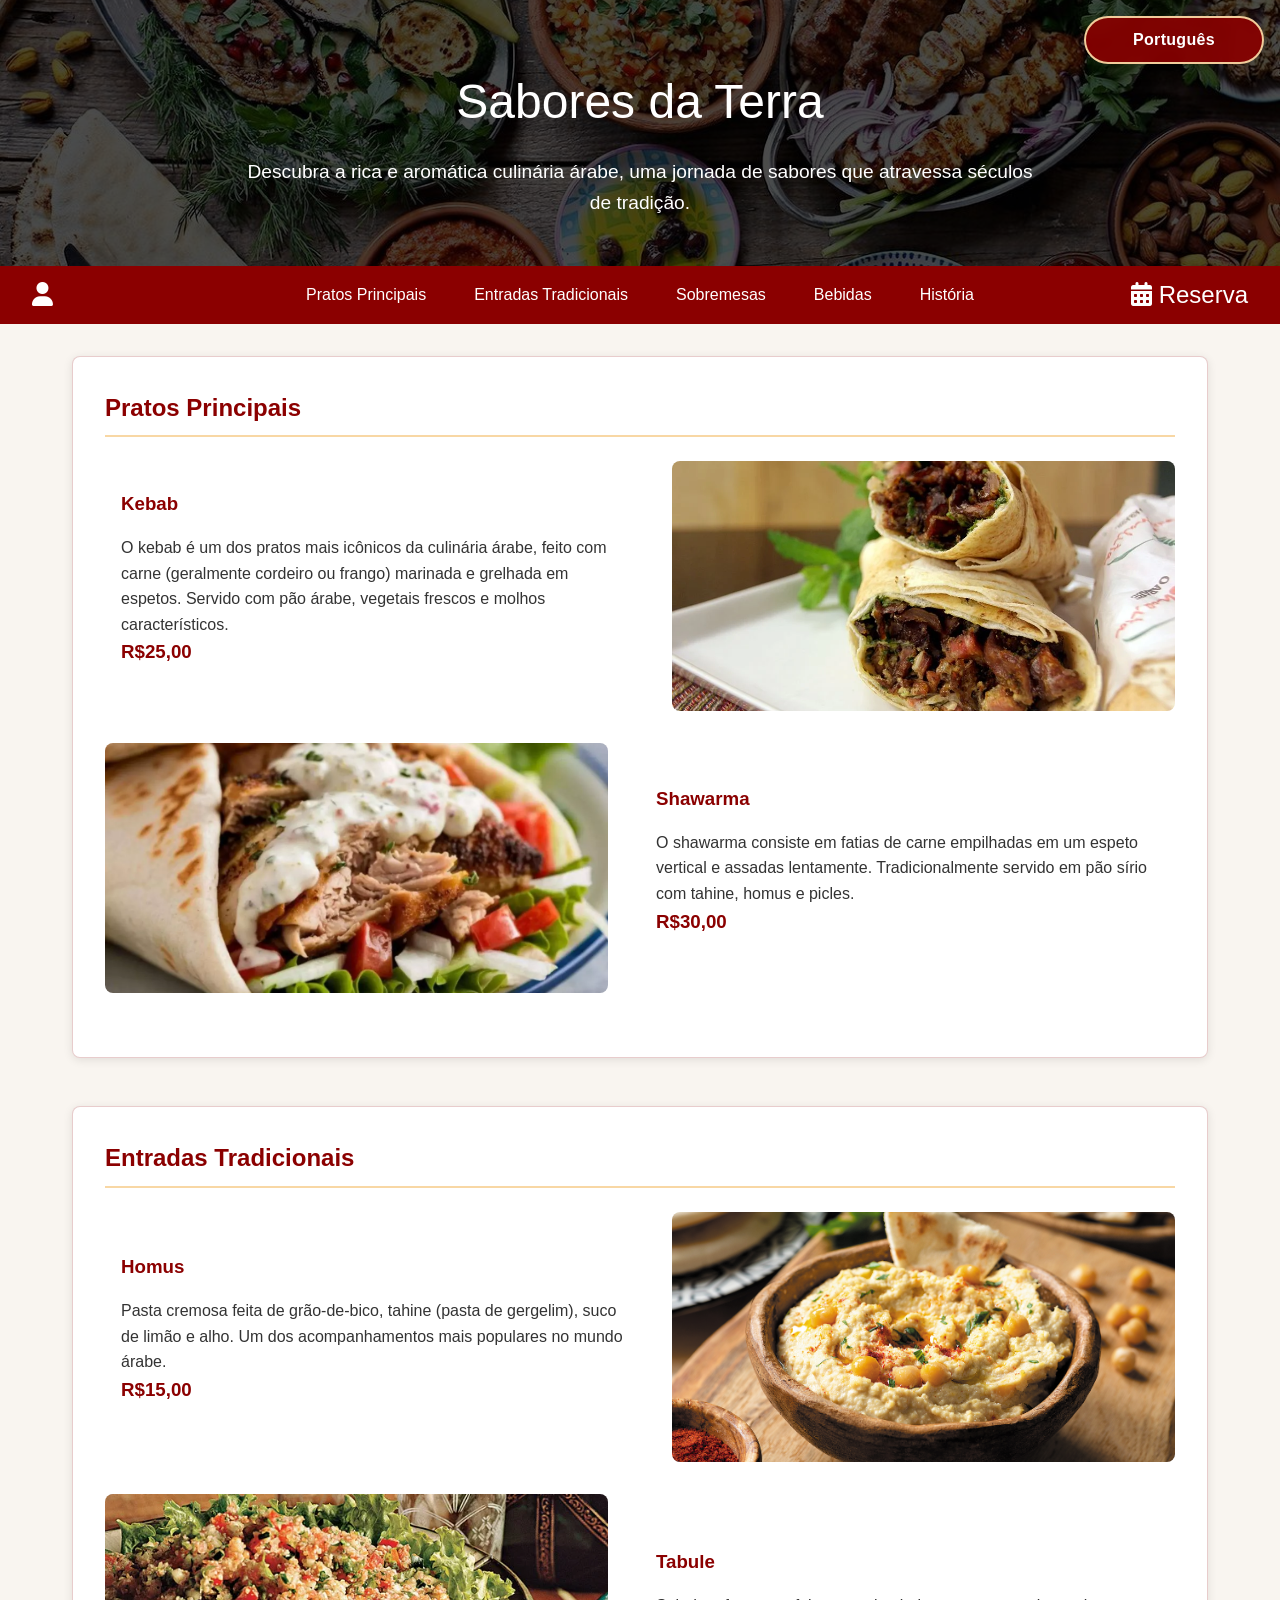
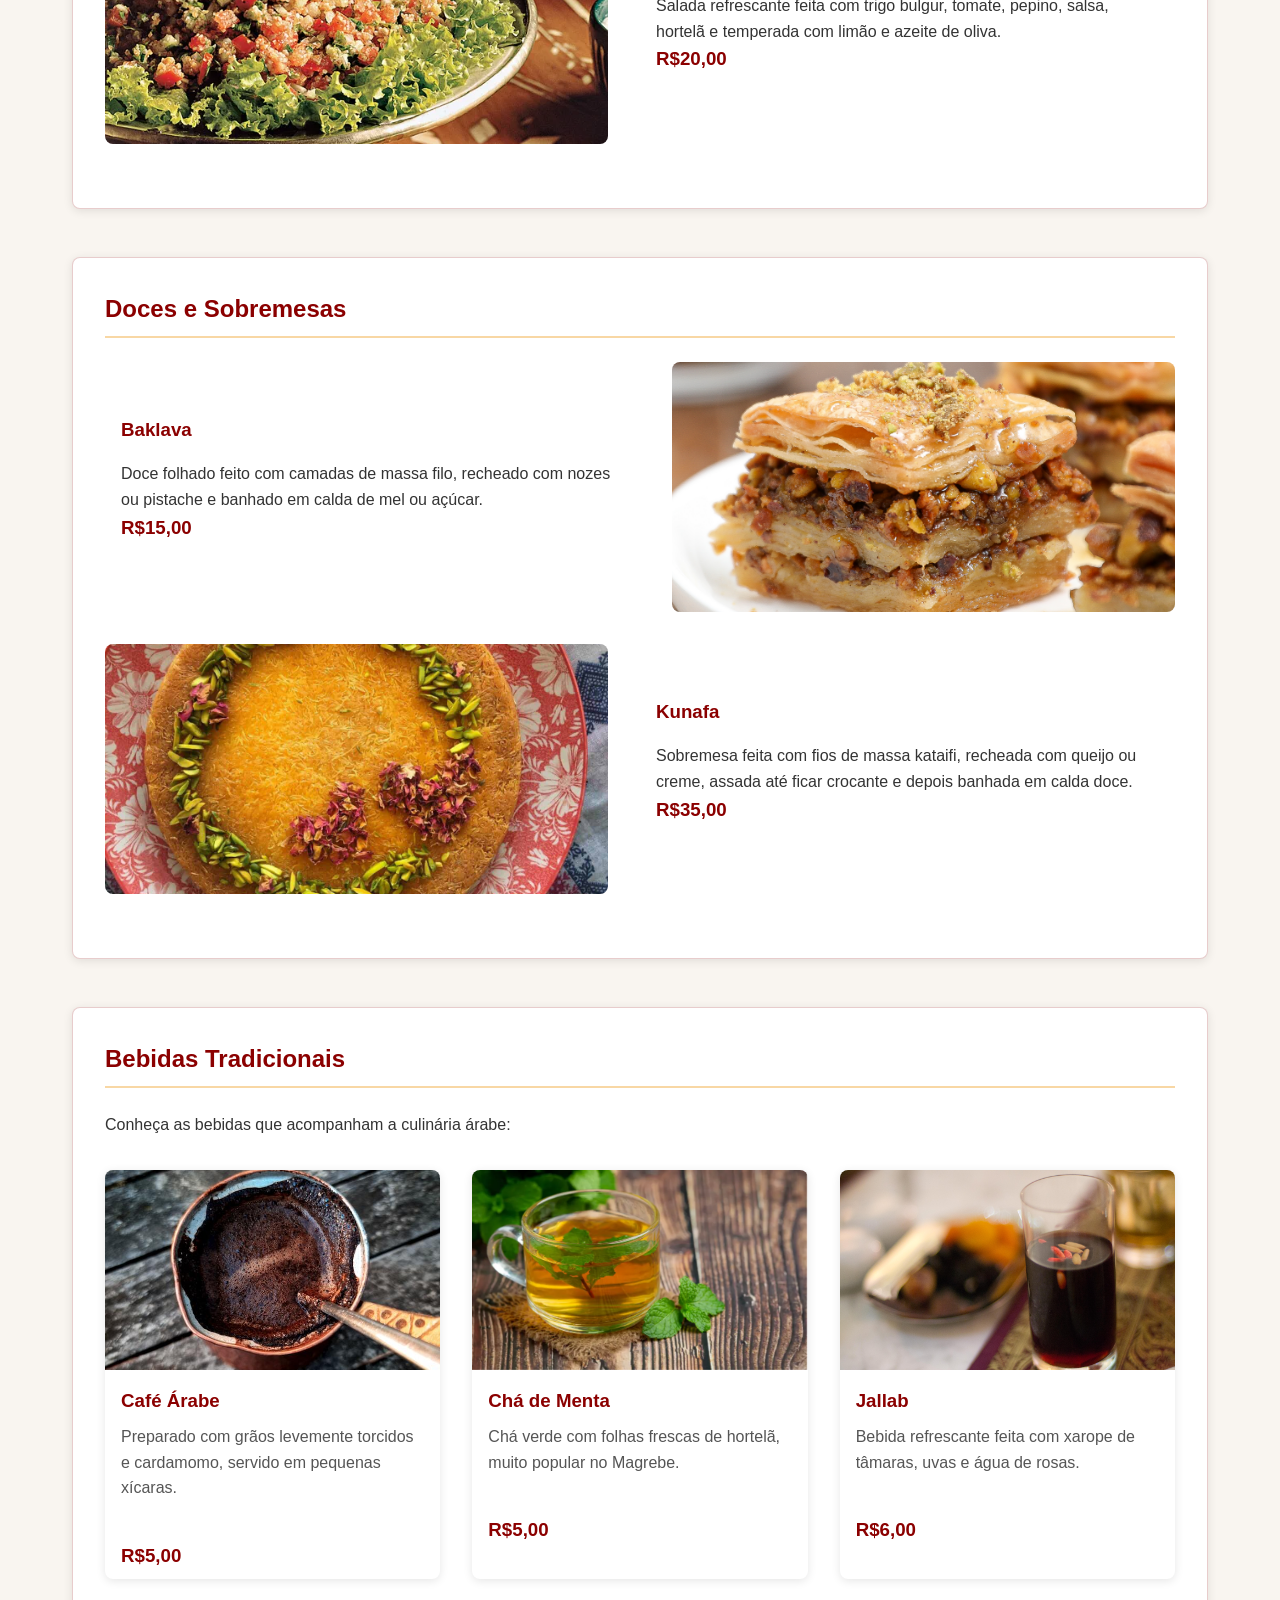
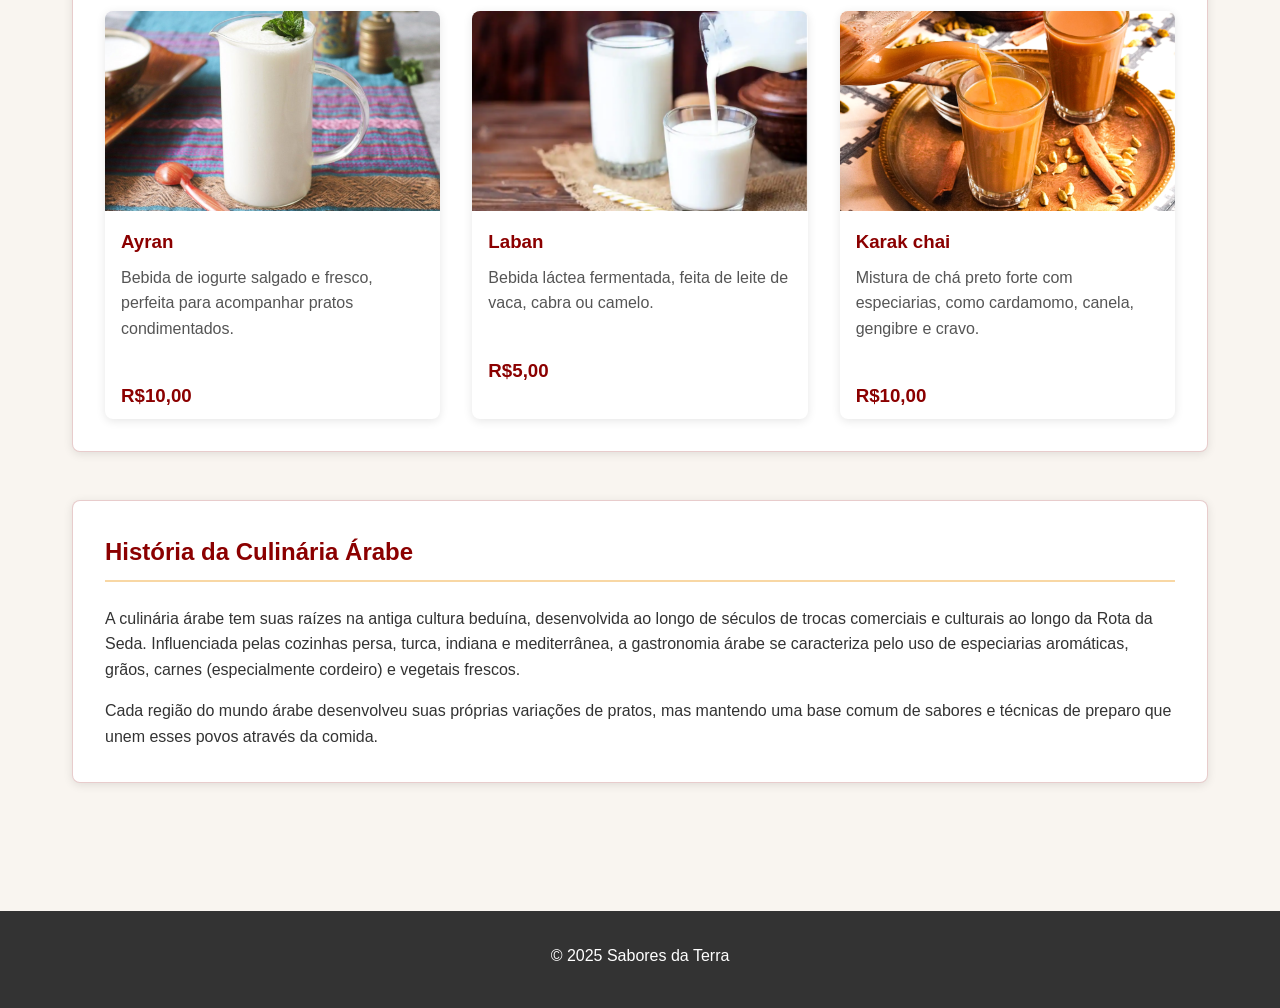
<file: index.html>
<!DOCTYPE html>
<html lang="pt-br">

<head>
    <meta charset="UTF-8">
    <meta name="viewport" content="width=device-width, initial-scale=1.0">
    <title>Sabores do Oriente - Culinária Árabe</title>
    <link rel="stylesheet" href="style.css">
    <link rel="stylesheet" href="lang-switcher.css">
    <link rel="stylesheet" href="https://cdnjs.cloudflare.com/ajax/libs/font-awesome/6.0.0-beta3/css/all.min.css">
    <meta name="viewport" content="width=device-width, initial-scale=1.0, viewport-fit=cover">
</head>

<body>
    <div class="language-switcher" role="group" aria-label="Seletor de idioma">
        <div class="language-pill">
            <span id="language-current-flag" class="language-flag" aria-hidden="true"></span>
            <span id="language-current-label" class="language-label">Português</span>
            <button id="language-menu-toggle" class="language-caret-btn" type="button" aria-label="Abrir seleção de idioma"
                aria-expanded="false"></button>
        </div>
        <div id="language-dropdown" class="language-dropdown" role="menu" aria-label="Escolher idioma">
            <button id="language-alt-option" class="language-option-item" type="button" role="menuitem">
                <span id="language-alt-flag" class="language-flag" aria-hidden="true"></span>
                <span id="language-alt-label">English</span>
            </button>
        </div>
    </div>
    <header>
        <h1><b>Sabores da Terra</b></h1>
        <p>Descubra a rica e aromática culinária árabe, uma jornada de sabores que atravessa séculos de tradição.</p>
    </header>


    <nav>

        <div class="user-icon">
            <a href="formulário.html"><i class="fas fa-user"></i></a>
        </div>

        <ul>

            <li><a href="#pratos">Pratos Principais</a></li>
            <li><a href="#entradas">Entradas Tradicionais</a></li>
            <li><a href="#sobremesas">Sobremesas</a></li>
            <li><a href="#bebidas">Bebidas</a></li>
            <li><a href="#historia">História</a></li>

        </ul>

        <div class="reserve-icon">
            <a href="reserva.html">
                <i class="fas fa-calendar-alt"></i> <span>Reserva</span>
            </a>
        </div>

    </nav>

    <div class="container">
        <section id="pratos">
            <h2>Pratos Principais</h2>

            <div class="prato">
                <div class="prato-img" style="background-image: url('img/kebab.webp');"></div>
                <div class="prato-desc">
                    <h3>Kebab</h3>
                    <p>O kebab é um dos pratos mais icônicos da culinária árabe, feito com carne (geralmente cordeiro ou
                        frango) marinada e grelhada em espetos. Servido com pão árabe, vegetais frescos e molhos
                        característicos.</p>
                    <h3><span style="color: #8B0000;">R$25,00</span></h3>
                </div>
            </div>

            <div class="prato">
                <div class="prato-img" style="background-image: url('img/shawarma.webp');"></div>
                <div class="prato-desc">
                    <h3>Shawarma</h3>
                    <p>O shawarma consiste em fatias de carne empilhadas em um espeto vertical e assadas lentamente.
                        Tradicionalmente servido em pão sírio com tahine, homus e picles.</p>
                    <h3><span style="color: #8B0000;">R$30,00</span></h3>
                </div>
            </div>
        </section>

        <section id="entradas">
            <h2>Entradas Tradicionais</h2>

            <div class="prato">
                <div class="prato-img" style="background-image: url('img/homus.jpg');"></div>
                <div class="prato-desc">
                    <h3>Homus</h3>
                    <p>Pasta cremosa feita de grão-de-bico, tahine (pasta de gergelim), suco de limão e alho. Um dos
                        acompanhamentos mais populares no mundo árabe.</p>
                    <h3><span style="color: #8B0000;">R$15,00</span></h3>
                </div>
            </div>

            <div class="prato">
                <div class="prato-img" style="background-image: url('img/tabule.webp');"></div>
                <div class="prato-desc">
                    <h3>Tabule</h3>
                    <p>Salada refrescante feita com trigo bulgur, tomate, pepino, salsa, hortelã e temperada com limão e
                        azeite de oliva.</p>
                    <h3><span style="color: #8B0000;">R$20,00</span></h3>
                </div>
            </div>
        </section>

        <section id="sobremesas">
            <h2>Doces e Sobremesas</h2>

            <div class="prato">
                <div class="prato-img" style="background-image: url('img/Baklava.jpg');"></div>
                <div class="prato-desc">
                    <h3>Baklava</h3>
                    <p>Doce folhado feito com camadas de massa filo, recheado com nozes ou pistache e banhado em calda
                        de mel ou açúcar.</p>
                    <h3><span style="color: #8B0000;">R$15,00</span></h3>
                </div>
            </div>

            <div class="prato">
                <div class="prato-img" style="background-image: url('img/kunafa.jpg');"></div>
                <div class="prato-desc">
                    <h3>Kunafa</h3>
                    <p>Sobremesa feita com fios de massa kataifi, recheada com queijo ou creme, assada até ficar
                        crocante e depois banhada em calda doce.</p>
                    <h3><span style="color: #8B0000;">R$35,00</span></h3>
                </div>
            </div>
        </section>

        <section id="bebidas">
            <h2>Bebidas Tradicionais</h2>
            <p>Conheça as bebidas que acompanham a culinária árabe:</p>

            <div class="bebidas-container">
                <div class="bebida">
                    <div class="bebida-img" style="background-image: url('img/cafe-arabe.jpg');"></div>
                    <h3>Café Árabe</h3>
                    <p>Preparado com grãos levemente torcidos e cardamomo, servido em pequenas xícaras.</p>
                    <h3><span style="color: #8B0000;">R$5,00</span></h3>
                </div>

                <div class="bebida">
                    <div class="bebida-img" style="background-image: url('img/chá-menta.webp');"></div>
                    <h3>Chá de Menta</h3>
                    <p>Chá verde com folhas frescas de hortelã, muito popular no Magrebe.</p>
                    <h3><span style="color: #8B0000;">R$5,00</span></h3>
                </div>

                <div class="bebida">
                    <div class="bebida-img" style="background-image: url('img/jallab.jpg');"></div>
                    <h3>Jallab</h3>
                    <p>Bebida refrescante feita com xarope de tâmaras, uvas e água de rosas.</p>
                    <h3><span style="color: #8B0000;">R$6,00</span></h3>
                </div>

                <div class="bebida">
                    <div class="bebida-img" style="background-image: url('img/ayran.jpg');"></div>
                    <h3>Ayran</h3>
                    <p>Bebida de iogurte salgado e fresco, perfeita para acompanhar pratos condimentados.</p>
                    <h3><span style="color: #8B0000;">R$10,00</span></h3>
                </div>

                <div class="bebida">
                    <div class="bebida-img" style="background-image: url('img/laban.jpg');"></div>
                    <h3>laban</h3>
                    <p>Bebida láctea fermentada, feita de leite de vaca, cabra ou camelo.</p>
                    <h3><span style="color: #8B0000;">R$5,00</span></h3>
                </div>

                <div class="bebida">
                    <div class="bebida-img" style="background-image: url('img/karak-chai.jpg');"></div>
                    <h3>Karak chai</h3>
                    <p>Mistura de chá preto forte com especiarias, como cardamomo, canela, gengibre e cravo.</p>
                    <h3><span style="color: #8B0000;">R$10,00</span></h3>
                </div>

            </div>
        </section>

        <section id="historia">
            <h2>História da Culinária Árabe</h2>
            <p>A culinária árabe tem suas raízes na antiga cultura beduína, desenvolvida ao longo de séculos de trocas
                comerciais e culturais ao longo da Rota da Seda. Influenciada pelas cozinhas persa, turca, indiana e
                mediterrânea, a gastronomia árabe se caracteriza pelo uso de especiarias aromáticas, grãos, carnes
                (especialmente cordeiro) e vegetais frescos.</p>
            <p style="margin-top: 1rem;">Cada região do mundo árabe desenvolveu suas próprias variações de pratos, mas
                mantendo uma base comum de sabores e técnicas de preparo que unem esses povos através da comida.</p>
        </section>
    </div>

    <footer>
        <p>&copy; 2025 Sabores da Terra</p>
        <p style="margin-top: 0.5rem;"></p>
    </footer>
    <script src="i18n.js" defer></script>
</body>

</html>
</file>
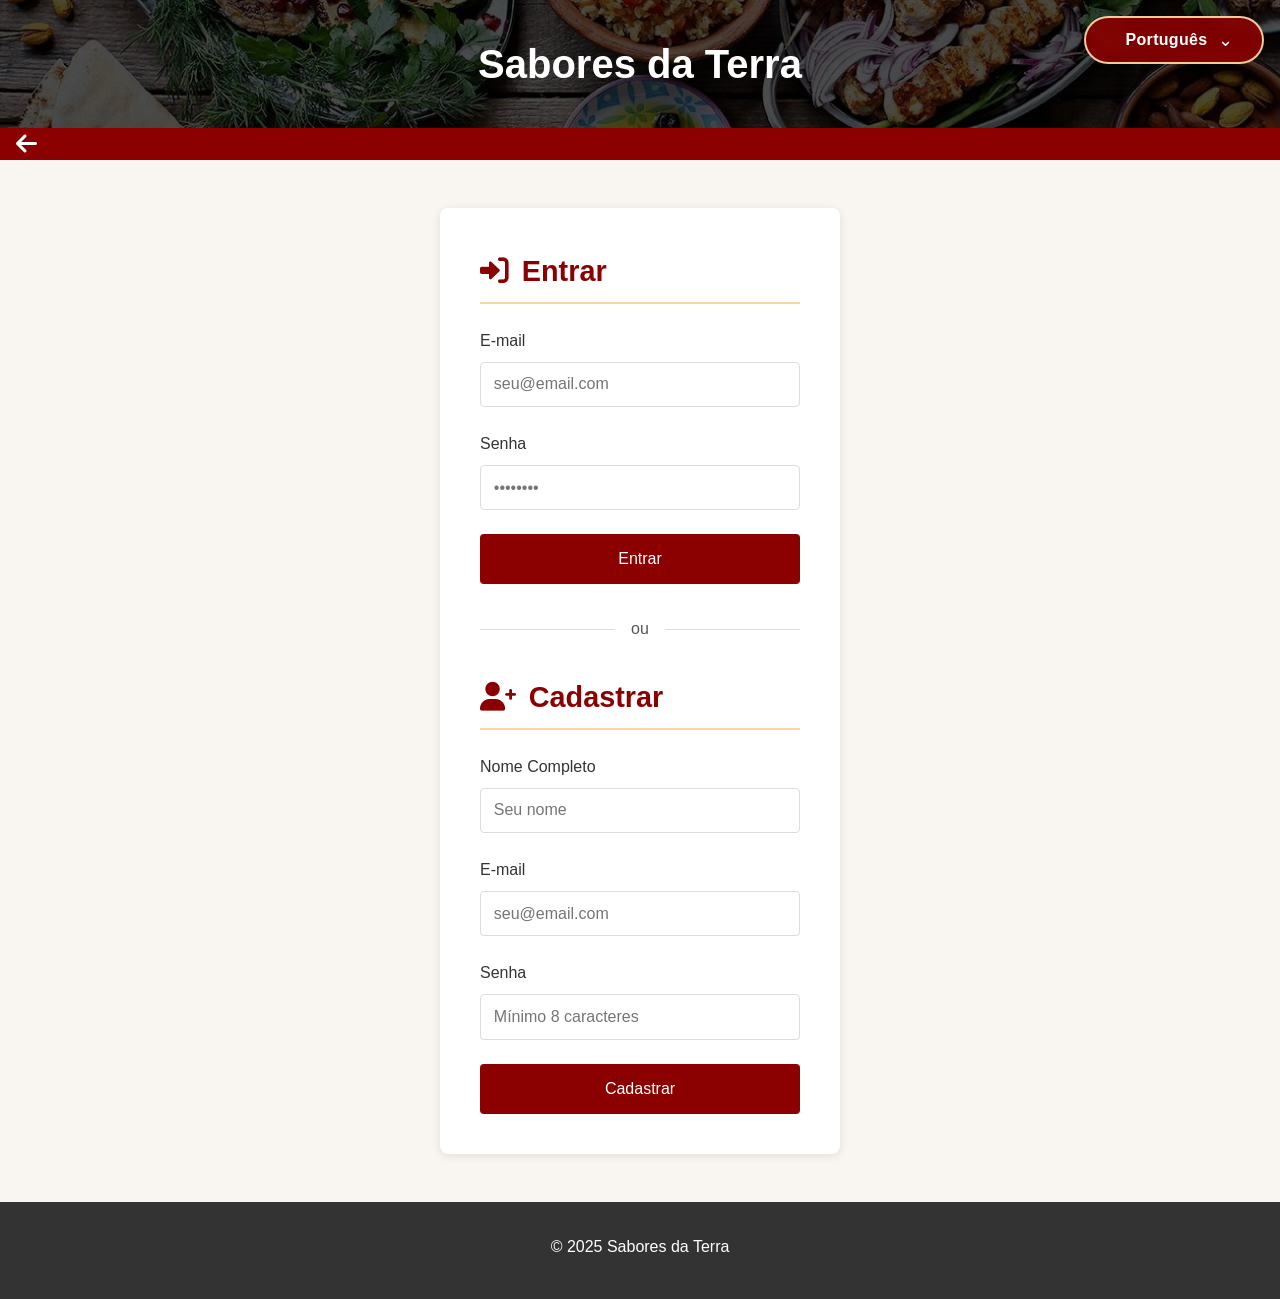
<file: formulário.html>
<!DOCTYPE html>
<html lang="pt-br">

<head>
    <meta charset="UTF-8">
    <meta name="viewport" content="width=device-width, initial-scale=1.0">
    <title>Login - Sabores do Oriente</title>
    <link rel="stylesheet" href="https://cdnjs.cloudflare.com/ajax/libs/font-awesome/6.0.0-beta3/css/all.min.css">
    <link rel="stylesheet" href="https://cdnjs.cloudflare.com/ajax/libs/font-awesome/6.0.0/css/all.min.css">
    <meta name="viewport" content="width=device-width, initial-scale=1.0, viewport-fit=cover">
    <link rel="stylesheet" href="formulário.css">
    <link rel="stylesheet" href="lang-switcher.css">
</head>

<body>
    <div class="language-switcher" role="group" aria-label="Seletor de idioma">
        <div class="language-pill">
            <span id="language-current-flag" class="language-flag" aria-hidden="true"></span>
            <span id="language-current-label" class="language-label">Português</span>
            <button id="language-menu-toggle" class="language-caret-btn" type="button" aria-label="Abrir seleção de idioma"
                aria-expanded="false">⌄</button>
        </div>
        <div id="language-dropdown" class="language-dropdown" role="menu" aria-label="Escolher idioma">
            <button id="language-alt-option" class="language-option-item" type="button" role="menuitem">
                <span id="language-alt-flag" class="language-flag" aria-hidden="true"></span>
                <span id="language-alt-label">English</span>
            </button>
        </div>
    </div>
    <header>
        <h1>Sabores da Terra</h1>
    </header>

    <nav>
        <div class="back-icon">
            <a href="index.html">
                <i class="fas fa-arrow-left"></i>
            </a>
        </div>
    </nav>


    <div class="container">
        <div class="auth-options">
            <div class="auth-card">
                <h2><i class="fas fa-sign-in-alt"></i> <span>Entrar</span></h2>
                <form>
                    <div class="form-group">
                        <label for="email">E-mail</label>
                        <input type="email" id="email" placeholder="seu@email.com" required>
                    </div>

                    <div class="form-group">
                        <label for="password">Senha</label>
                        <input type="password" id="password" placeholder="••••••••" required>
                    </div>


                    <button class="btn-auth" aria-label="Entrar">Entrar</button>

                </form>

                <div class="divider">
                    <span>ou</span>
                </div>

                <h2><i class="fas fa-user-plus"></i> <span>Cadastrar</span></h2>
                <form>
                    <div class="form-group">
                        <label for="name">Nome Completo</label>
                        <input type="text" id="name" placeholder="Seu nome" required>
                    </div>

                    <div class="form-group">
                        <label for="new-email">E-mail</label>
                        <input type="email" id="new-email" placeholder="seu@email.com" required>
                    </div>

                    <div class="form-group">
                        <label for="new-password">Senha</label>
                        <input type="password" id="new-password" placeholder="Mínimo 8 caracteres" required>
                    </div>

                    <button type="submit" class="btn-auth">Cadastrar</button>
                </form>
            </div>
        </div>
    </div>
</body>

<footer>
    <p>&copy; 2025 Sabores da Terra</p>
    <p style="margin-top: 0.5rem;"></p>
</footer>
<script src="i18n.js" defer></script>

</html>
</file>
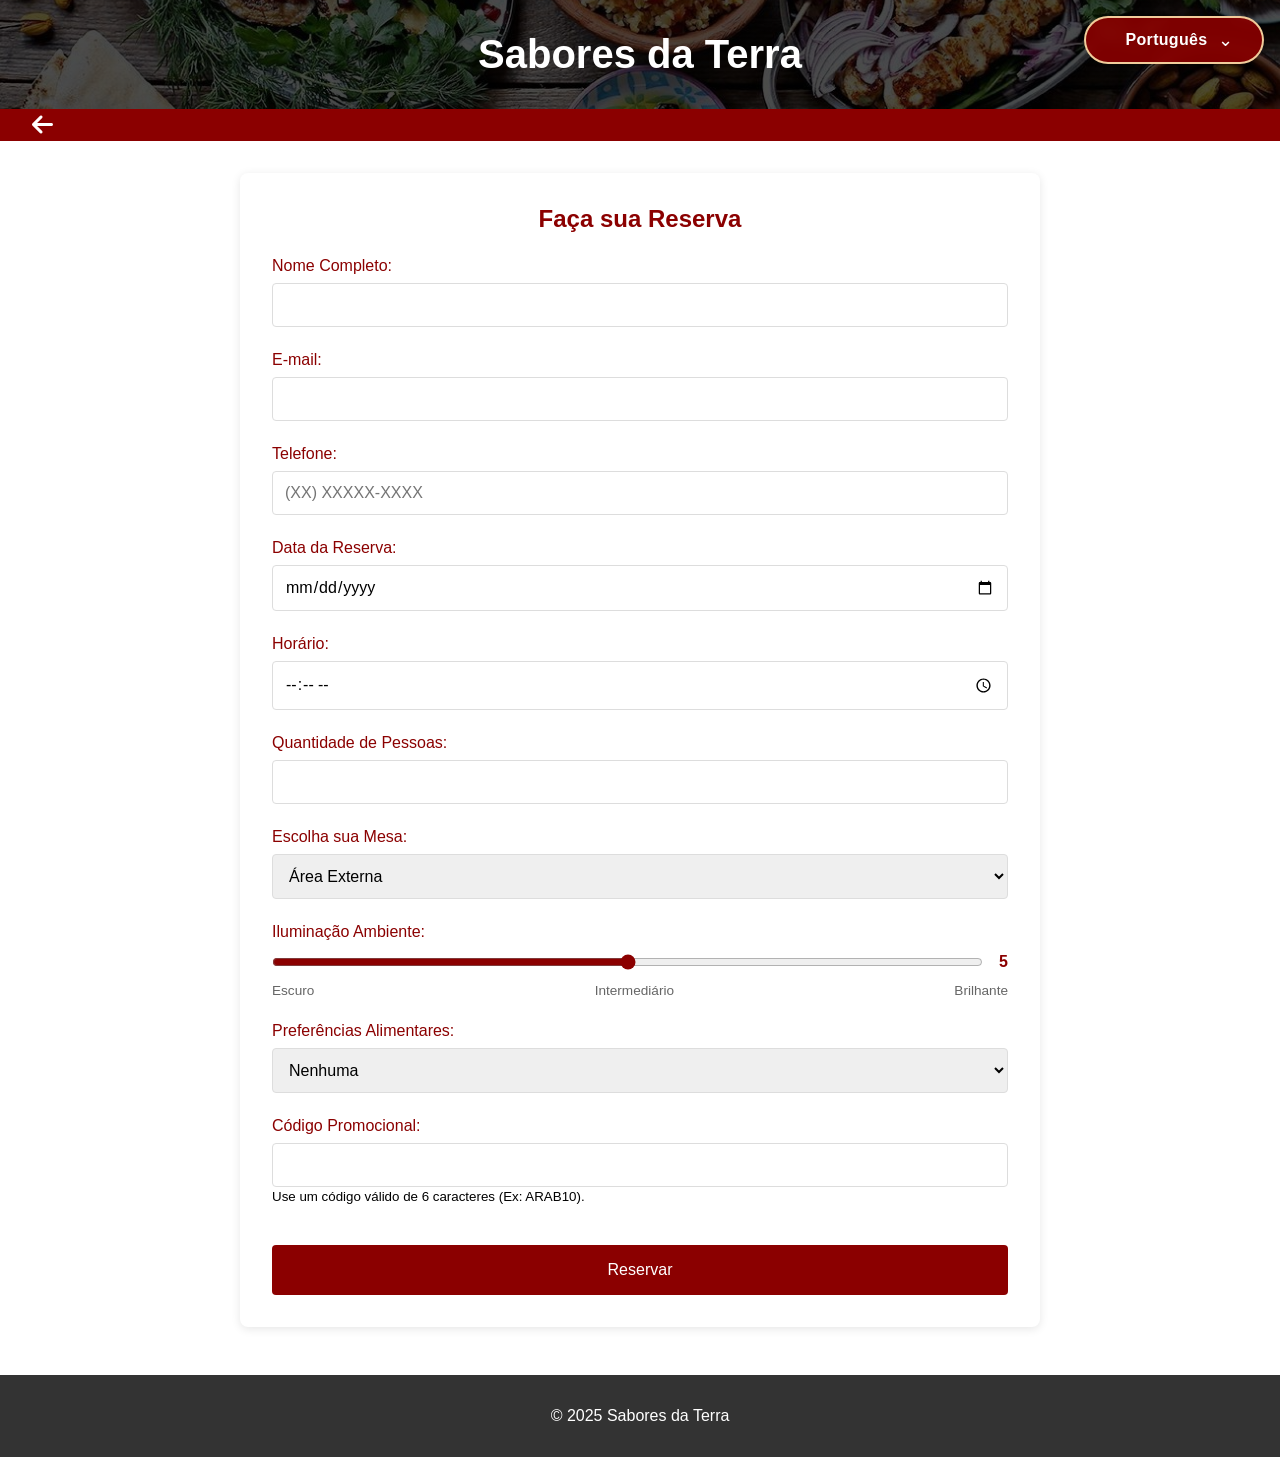
<file: reserva.html>
<!DOCTYPE html>
<html lang="pt-br">

<head>
    <meta charset="UTF-8">
    <meta name="viewport" content="width=device-width, initial-scale=1.0">
    <title>Reserva - Sabores do Oriente</title>
    <link rel="stylesheet" href="reserva.css">
    <link rel="stylesheet" href="https://cdnjs.cloudflare.com/ajax/libs/font-awesome/6.0.0-beta3/css/all.min.css">
    <meta name="viewport" content="width=device-width, initial-scale=1.0, viewport-fit=cover">
    <link rel="stylesheet" href="lang-switcher.css">
</head>


<body>
    <div class="language-switcher" role="group" aria-label="Seletor de idioma">
        <div class="language-pill">
            <span id="language-current-flag" class="language-flag" aria-hidden="true"></span>
            <span id="language-current-label" class="language-label">Português</span>
            <button id="language-menu-toggle" class="language-caret-btn" type="button" aria-label="Abrir seleção de idioma"
                aria-expanded="false">⌄</button>
        </div>
        <div id="language-dropdown" class="language-dropdown" role="menu" aria-label="Escolher idioma">
            <button id="language-alt-option" class="language-option-item" type="button" role="menuitem">
                <span id="language-alt-flag" class="language-flag" aria-hidden="true"></span>
                <span id="language-alt-label">English</span>
            </button>
        </div>
    </div>

    <header>
        <h1>Sabores da Terra</h1>
    </header>

    <nav>
        <div class="user-icon">
            <a href="index.html">
                <i class="fas fa-arrow-left"></i>
            </a>
        </div>
    </nav>


    <div class="form-reserva">
        <h2>Faça sua Reserva</h2>
        <form id="reserva-form">

            <div class="form-group">
                <label for="nome">Nome Completo:</label>
                <input type="text" id="nome" name="nome" required>
            </div>

            <div class="form-group">
                <label for="email">E-mail:</label>
                <input type="email" id="email" name="email" required>
            </div>

            <div class="form-group">
                <label for="telefone">Telefone:</label>
                <input type="tel" id="telefone" name="telefone" placeholder="(XX) XXXXX-XXXX" required>
            </div>

            <div class="form-group">
                <label for="data">Data da Reserva:</label>
                <input type="date" id="data" name="data" required>
            </div>

            <div class="form-group">
                <label for="horario">Horário:</label>
                <input type="time" id="horario" name="horario" required>
            </div>

            <div class="form-group">
                <label for="quantidade">Quantidade de Pessoas:</label>
                <input type="number" id="quantidade" name="quantidade" min="1" max="20" required>
            </div>

            <div class="form-group">
                <label for="mesa">Escolha sua Mesa:</label>
                <select id="mesa" name="mesa">
                    <option value="externa">Área Externa</option>
                    <option value="vip">Mesa VIP</option>
                    <option value="tradicional">Mesa Tradicional</option>
                </select>
            </div>


            <div class="form-group">
                <label for="preferencia">Iluminação Ambiente:</label>
                <div class="range-wrapper">
                    <input type="range" id="preferencia" name="preferencia" min="0" max="10" value="5">
                    <span id="range-value">5</span>
                </div>
                <div class="range-labels">
                    <span>Escuro</span>
                    <span>Intermediário</span>
                    <span>Brilhante</span>
                </div>
            </div>



            <div class="form-group">
                <label for="preferencias">Preferências Alimentares:</label>
                <select id="preferencias" name="preferencias">
                    <option value="nenhuma">Nenhuma</option>
                    <option value="vegetariana">Vegetariana</option>
                    <option value="vegana">Vegana</option>
                    <option value="sem-gluten">Sem Glúten</option>
                    <option value="sem-lactose">Sem Lactose</option>
                    <option value="halal">Halal</option>
                </select>
            </div>

            <div class="form-group">
                <label for="codigo">Código Promocional:</label>
                <input type="text" id="codigo" name="codigo">
                <small>Use um código válido de 6 caracteres (Ex: ARAB10).</small>
                <small class="error-message">Código inválido! Exemplo correto: ARAB10.</small>
            </div>

            <button class="btn-reservar" type="submit">Reservar</button>
        </form>
    </div>

    <footer>
        <p>&copy; 2025 Sabores da Terra</p>
    </footer>

    <script src="i18n.js" defer></script>
    <script src="reserva.js"></script>
</body>

</html>
</file>
<file: style.css>
* {
    margin: 0;
    padding: 0;
    box-sizing: border-box;
    font-family: 'Segoe UI', Tahoma, Geneva, Verdana, sans-serif;
}

:root {
    --vermelho-arabe: #8B0000;
    --dourado: #f8d7a4;
    --creme: #f9f5f0;
}

body {
    background-color: var(--creme);
    color: #333;
    line-height: 1.6;
}


header {
    background: linear-gradient(rgba(0, 0, 0, 0.7), rgba(0, 0, 0, 0.7)), url('img/header.jpg');
    background-size: cover;
    background-position: center;
    color: white;
    text-align: center;
    padding: 4rem 2rem 1rem;

}

header h1 {
    font-size: 3rem;
    margin-bottom: 1rem;
    font-weight: 300;
}

header p {
    font-size: 1.2rem;
    max-width: 800px;
    margin: 0 auto 2rem;

}


nav ul {
    display: flex;
    justify-content: center;
    list-style: none;
    flex-wrap: wrap;
}

nav li {
    margin: 0 1.5rem;
}

nav a {
    color: white;
    text-decoration: none;
    font-weight: 500;
    transition: all 0.3s ease;
    padding: 0.5rem 0;
    position: relative;
}

nav a:hover {
    color: var(--dourado);
}

nav a::after {
    content: '';
    position: absolute;
    width: 0;
    height: 2px;
    bottom: 0;
    left: 0;
    background-color: var(--dourado);
    transition: width 0.3s ease;
}

nav a:hover::after {
    width: 100%;
}

nav {
    background-color: #8B0000;
    padding: 1rem;
    position: sticky;
    top: 0;
    z-index: 100;
    display: flex;
    align-items: center;
    justify-content: center;
    margin-top: 0;
}

.user-icon {
    position: absolute;
    left: 2rem;

}

.user-icon a {
    color: white;
    font-size: 1.5rem;
    transition: all 0.3s ease;
}

.user-icon a:hover {
    color: #f8d7a4;
    transform: scale(1.1);
}

nav ul {
    display: flex;
    justify-content: center;
    list-style: none;
    margin: 0 auto;

}

.reserve-icon {
    position: absolute;
    right: 2rem;
    top: 50%;
    transform: translateY(-50%);
}

.reserve-icon a {
    color: white;
    font-size: 1.5rem;
    transition: all 0.3s ease;
}

.reserve-icon a:hover {
    color: #f8d7a4;
    transform: scale(1.1);
}



.container {
    max-width: 1200px;
    margin: 0 auto;
    padding: 2rem;
}

section {
    margin-bottom: 3rem;
    background-color: white;
    padding: 2rem;
    border-radius: 8px;
    box-shadow: 0 2px 10px rgba(0, 0, 0, 0.1);
    transition: transform 0.3s ease, box-shadow 0.3s ease;
    border: 1px solid rgba(139, 0, 0, 0.2);
}

section:hover {
    transform: translateY(-5px);
    box-shadow: 0 5px 15px rgba(0, 0, 0, 0.15);
}

h2 {
    color: var(--vermelho-arabe);
    margin-bottom: 1.5rem;
    padding-bottom: 0.5rem;
    border-bottom: 2px solid var(--dourado);
}


.prato {
    display: flex;
    margin-bottom: 2rem;
    align-items: center;
    gap: 2rem;
}

.prato:nth-child(even) {
    flex-direction: row-reverse;
}

.prato-img {
    flex: 1;
    min-height: 250px;
    background-size: cover;
    background-position: center;
    border-radius: 8px;
    transition: transform 0.5s cubic-bezier(0.25, 0.46, 0.45, 0.94);
    will-change: transform;
}

.prato-img:hover {
    transform: scale(1.03);
}

.prato-desc {
    flex: 1;
    padding: 0 1rem;
}

.prato h3 {
    color: var(--vermelho-arabe);
    margin-bottom: 1rem;


}

.bebidas-container {
    display: grid;
    grid-template-columns: repeat(auto-fill, minmax(250px, 1fr));
    gap: 2rem;
    margin-top: 2rem;
}

.bebida {
    background-color: white;
    border-radius: 8px;
    overflow: hidden;
    box-shadow: 0 2px 10px rgba(0, 0, 0, 0.1);
    transition: transform 0.3s ease;
}

.bebida:hover {
    transform: translateY(-5px);
}

.bebida-img {
    height: 200px;
    background-size: cover;
    background-position: center;
    transition: transform 0.5s ease;
    will-change: transform;
}

.bebida-img:hover {
    transform: scale(1.05);
}

.bebida h3 {
    color: var(--vermelho-arabe);
    padding: 1rem 1rem 0;
    margin-bottom: 0.5rem;
}

.bebida p {
    padding: 0 1rem 1.5rem;
    color: #555;
}


html {
    scroll-behavior: smooth;
}

footer {
    background-color: #333;
    color: white;
    text-align: center;
    padding: 2rem;
    margin-top: 3rem;
}


@media (max-width: 992px) {
    header h1 {
        font-size: 2.5rem;
    }
    
    header p {
        font-size: 1.1rem;
        padding: 0 1rem;
    }
}

@media (max-width: 768px) {
    /* Header */
    header {
        padding: 3rem 1rem 1rem;
    }
    
    header h1 {
        font-size: 2.2rem;
    }
    
    /* Navegação */
    nav {
        flex-direction: column;
        padding: 0.5rem;
        position: relative;
    }
    
    .user-icon, .reserve-icon {
        position: static;
        transform: none;
        margin: 0.5rem 0;
        text-align: center;
    }
    
    nav ul {
        flex-direction: column;
        gap: 0.5rem;
        padding: 0.5rem 0;
    }
    
    nav li {
        margin: 0;
        text-align: center;
    }
    
    /* Conteúdo */
    .container {
        padding: 1rem;
    }
    
    section {
        padding: 1.5rem;
    }
    
    .prato {
        gap: 1rem;
    }
    
    .prato-img {
        min-height: 200px;
    }
}

@media (max-width: 480px) {
    /* Header */
    header h1 {
        font-size: 1.8rem;
    }
    
    header p {
        font-size: 1rem;
    }
    
    /* Cards de pratos */
    .prato-desc {
        padding: 0;
    }
    
    .prato h3, .bebida h3 {
        font-size: 1.2rem;
    }
    
    /* Bebidas */
    .bebidas-container {
        grid-template-columns: 1fr;
    }
    
    /* Seção de história */
    #historia p {
        text-align: justify;
    }
}

/* Melhorias para tablets na horizontal */
@media (max-width: 992px) and (orientation: landscape) {
    .prato {
        flex-direction: column !important;
    }
    
    .prato-img {
        width: 100%;
    }
}
</file>
<file: lang-switcher.css>
.language-switcher {
  position: fixed;
  top: 1rem;
  right: 1rem;
  z-index: 2000;
}

.language-pill {
  min-width: 180px;
  height: 48px;
  border-radius: 999px;
  background: rgba(139, 0, 0, 0.9);
  border: 2px solid rgba(248, 215, 164, 0.95);
  display: flex;
  align-items: center;
  justify-content: center;
  gap: 0.65rem;
  padding: 0 1rem;
  color: #fff;
  backdrop-filter: blur(6px);
  cursor: pointer;
}

.language-flag { font-size: 1.3rem; line-height: 1; }
.language-label { font-size: 1rem; font-weight: 600; letter-spacing: 0.02em; }

.language-caret-btn {
  border: 0;
  background: transparent;
  color: #fff;
  font-size: 1.1rem;
  cursor: pointer;
  padding: 0;
}

.language-dropdown { display: none; margin-top: 0.35rem; }
.language-switcher.is-open .language-dropdown { display: block; }

.language-option-item {
  min-width: 180px;
  height: 48px;
  border-radius: 999px;
  border: 2px solid rgba(248, 215, 164, 0.95);
  background: rgba(139, 0, 0, 0.9);
  color: #fff;
  display: flex;
  align-items: center;
  justify-content: center;
  gap: 0.65rem;
  padding: 0 1rem;
  cursor: pointer;
  font-size: 1rem;
  font-weight: 600;
}

@media (max-width: 768px) {
  .language-pill, .language-option-item {
    min-width: 155px;
    height: 42px;
    gap: 0.5rem;
    padding: 0 0.85rem;
    font-size: 0.95rem;
  }
}
</file>
<file: formulário.css>
* {
    margin: 0;
    padding: 0;
    box-sizing: border-box;
    font-family: 'Segoe UI', Tahoma, Geneva, Verdana, sans-serif;
}

body {
    background-color: #f9f5f0;
    color: #333;
    line-height: 1.6;
}

header {
    background: linear-gradient(rgba(0, 0, 0, 0.7), rgba(0, 0, 0, 0.7)), url('img/header.jpg');
    background-size: cover;
    background-position: center;
    color: white;
    text-align: center;
    padding: 2rem 0;
}

header h1 {
    font-size: 2.5rem;
    font-family: 'Segoe UI', Tahoma, Geneva, Verdana, sans-serif;
    font-weight: 600;
    margin: 0;
}


header p {
    font-size: 1.2rem;
    max-width: 800px;
    margin: 0 auto;
}


:root {
    --vermelho-arabe: #8B0000;
}


nav {
    background-color: var(--vermelho-arabe);
    padding: 1rem;
    margin-top: 0;
    position: relative;
}


.user-icon {
    position: absolute;
    left: 2rem;
    top: 50%;
    transform: translateY(-50%);
}

.user-icon a {
    color: white;
    font-size: 1.5rem;
    transition: all 0.3s ease;
}

.user-icon a:hover {
    color: #f8d7a4;
    transform: scale(1.1);
}



.container {
    max-width: 1200px;
    margin: 2rem auto;
    padding: 0 2rem;
}



.auth-options {
    display: flex;
    justify-content: center;
    gap: 3rem;
    margin-top: 3rem;
}

.auth-card {
    background-color: white;
    padding: 2.5rem;
    border-radius: 8px;
    box-shadow: 0 2px 10px rgba(0, 0, 0, 0.1);
    width: 100%;
    max-width: 400px;
}

.auth-card h2 {
    color: #8B0000;
    margin-bottom: 1.5rem;
    padding-bottom: 0.5rem;
    border-bottom: 2px solid #f8d7a4;
    font-size: 1.8rem;
    font-weight: 600;
    display: flex;
    align-items: center;
    gap: 0.8rem;
}

.form-group {
    margin-bottom: 1.5rem;
}

.form-group label {
    display: block;
    margin-bottom: 0.5rem;
    font-weight: 500;
}

.form-group input {
    width: 100%;
    padding: 0.8rem;
    border: 1px solid #ddd;
    border-radius: 4px;
    font-size: 1rem;
    transition: border 0.3s ease;
}

.form-group input:focus {
    border-color: #8B0000;
    outline: none;
    box-shadow: 0 0 0 2px rgba(139, 0, 0, 0.1);
}

.btn-auth {
    width: 100%;
    padding: 1rem;
    background-color: #8B0000;
    color: white;
    border: none;
    border-radius: 4px;
    font-size: 1rem;
    cursor: pointer;
    margin-top: 1rem;
    transition: background-color 0.3s ease;
    display: flex;
    align-items: center;
    justify-content: center;
    gap: 0.5rem;
}

.btn-auth:hover {
    background-color: #6d0000;
}

.divider {
    display: flex;
    align-items: center;
    margin: 2rem 0;
    color: #555;
}

.divider::before,
.divider::after {
    content: "";
    flex: 1;
    border-bottom: 1px solid #ddd;
}

.divider span {
    padding: 0 1rem;
}

.form-group input:focus {
    border-color: #8B0000;
    box-shadow: 0 0 5px rgba(139, 0, 0, 0.5);
}

.back-icon {
    position: absolute;
    left: 1rem;
    top: 50%;
    transform: translateY(-50%);
}

.back-icon a {
    color: white;
    font-size: 1.5rem;
    transition: all 0.3s ease;
}

.back-icon a:hover {
    color: #f8d7a4;
    transform: scale(1.1);
}

footer {
    background-color: #333;
    color: white;
    text-align: center;
    padding: 2rem;
    margin-top: 3rem;
}



@media (max-width: 768px) {
    .auth-options {
        flex-direction: column;
        gap: 2rem;
    }

    header h1 {
        font-size: 2.5rem;
    }

    header p {
        font-size: 1.1rem;
    }

    .user-icon {
        left: 1rem;
    }
}

@media (max-width: 480px) {
    .form-group input {
        font-size: 0.9rem;
        padding: 0.7rem;
    }
}
</file>
<file: reserva.css>
/* Reset e estilos globais */
* {
    margin: 0;
    padding: 0;
    box-sizing: border-box;
    font-family: 'Segoe UI', Tahoma, Geneva, Verdana, sans-serif;
}

:root {
    --vermelho-arabe: #8B0000;
    --dourado: #f8d7a4;
    --creme: #f9f5f0;
}

header {
    background: linear-gradient(rgba(0, 0, 0, 0.7), rgba(0, 0, 0, 0.7)), url('img/header.jpg');
    background-size: cover;
    background-position: center;
    color: white;
    text-align: center;
    padding: 2rem 0;
}

header h1 {
    font-size: 2.5rem;
    font-family: 'Segoe UI', Tahoma, Geneva, Verdana, sans-serif;
    font-weight: 600;
    margin: 0;
}


header p {
    font-size: 1.2rem;
    max-width: 800px;
    margin: 0 auto;
}



nav {
    background-color: var(--vermelho-arabe);
    padding: 1rem;
    margin-top: 0;
    position: relative;
}


.user-icon {
    position: absolute;
    left: 2rem;
    top: 50%;
    transform: translateY(-50%);
}

.user-icon a {
    color: white;
    font-size: 1.5rem;
    transition: all 0.3s ease;
}

.user-icon a:hover {
    color: #f8d7a4;
    transform: scale(1.1);
}



.form-reserva {
    background-color: white;
    padding: 2rem;
    border-radius: 8px;
    box-shadow: 0 2px 10px rgba(0, 0, 0, 0.1);
    max-width: 800px;
    margin: 2rem auto;
}

h2 {
    text-align: center;
    color: var(--vermelho-arabe);
    margin-bottom: 1.5rem;
}

.form-group {
    margin-bottom: 1.5rem;
}

.form-group label {
    display: block;
    margin-bottom: 0.5rem;
    color: var(--vermelho-arabe);
    font-weight: 500;
}

.form-group input,
.form-group select,
.form-group textarea {
    width: 100%;
    padding: 0.75rem;
    border: 1px solid #ddd;
    border-radius: 4px;
    font-size: 1rem;
}

.form-group input:focus,
.form-group select:focus,
.form-group textarea:focus {
    border-color: var(--vermelho-arabe);
    outline: none;
}


.range-wrapper {
    display: flex;
    align-items: center;
    gap: 1rem;
    justify-content: center;
}

.range-labels {
    display: flex;
    justify-content: space-between;
    margin-top: 0.5rem;
    font-size: 0.85rem;
    color: #666;
}

input[type="range"] {
    width: 100%;
    height: 8px;
    border-radius: 4px;
    background: linear-gradient(to right, #8B0000, #8B0000);
    outline: none;
}


input[type="range"]::-webkit-slider-thumb {
    width: 20px;
    height: 20px;
    border-radius: 50%;
    background: var(--dourado);
    cursor: pointer;
    transition: all 0.2s ease;
}

input[type="range"]::-webkit-slider-thumb:hover {
    transform: scale(1.1);
    background: #FFD700;
}

input[type="range"] {
    accent-color: #8B0000;
}


#range-value {
    font-weight: bold;
    color: var(--vermelho-arabe);
}


.btn-reservar {
    background-color: var(--vermelho-arabe);
    color: white;
    border: none;
    padding: 1rem;
    font-size: 1rem;
    border-radius: 4px;
    cursor: pointer;
    width: 100%;
    margin-top: 1rem;
}

.btn-reservar:hover {
    background-color: #6d0000;
}

.error-message {
    color: #e74c3c;
    font-size: 0.85rem;
    margin-top: 0.25rem;
    display: none;
}

footer {
    background-color: #333;
    color: white;
    text-align: center;
    padding: 2rem;
    margin-top: 3rem;
}


/* ========== RESPONSIVIDADE ========== */
@media (max-width: 992px) {
    header h1 {
        font-size: 2rem;
    }
    
    header p {
        font-size: 1rem;
    }
    
    .form-reserva {
        margin: 1.5rem auto;
    }
}

@media (max-width: 768px) {
    /* Header */
    header {
        padding: 1.5rem 1rem;
    }
    
    /* Navegação */
    nav {
        padding: 0.75rem;
    }
    
    .user-icon {
        left: 1rem;
        font-size: 1.2rem;
    }
    
    /* Formulário */
    .form-reserva {
        padding: 1.25rem;
        width: 95%;
    }
    
    .form-group input,
    .form-group select,
    .form-group textarea {
        padding: 0.65rem;
    }
    
    /* Range slider */
    .range-labels span {
        font-size: 0.75rem;
    }
    
    #range-value {
        font-size: 0.9rem;
    }
}

@media (max-width: 480px) {
    /* Header */
    header h1 {
        font-size: 1.6rem;
    }
    
    /* Formulário */
    .form-group {
        margin-bottom: 1.25rem;
    }
    
    .form-group label {
        font-size: 0.9rem;
    }
    
    /* Range slider */
    .range-wrapper {
        gap: 0.5rem;
    }
    
    input[type="range"] {
        height: 6px;
    }
    
    input[type="range"]::-webkit-slider-thumb {
        width: 16px;
        height: 16px;
    }
    
    /* Rodapé */
    footer {
        padding: 1.5rem;
    }
}

/* Melhorias para inputs em mobile */
@media (max-width: 768px) {
    input[type="date"],
    input[type="time"],
    input[type="tel"] {
        font-size: 0.9rem;
    }
    
    select {
        font-size: 0.9rem;
    }
}

/* Evitar zoom em inputs em iOS */
@media (max-width: 480px) {
    input, select, textarea {
        font-size: 16px !important;
    }
}
</file>
